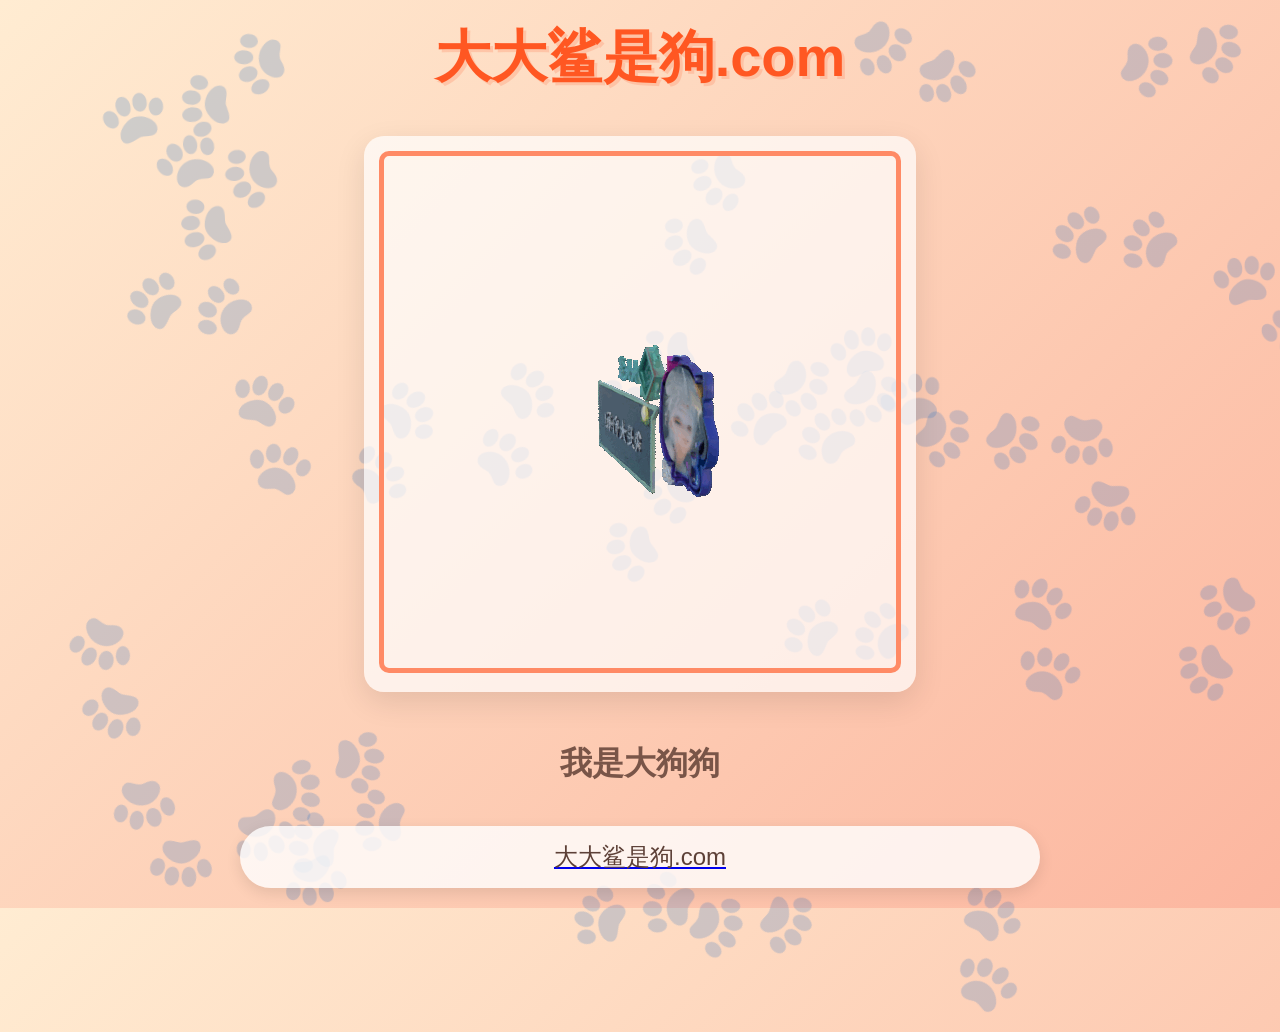
<file: dadasha.html>
<!DOCTYPE html>
<html lang="zh-CN">
<head>
    <meta charset="UTF-8">
    <meta name="viewport" content="width=device-width, initial-scale=1.0">
    <title>大大鲨是狗.com</title>
    <style>
        * {
            margin: 0;
            padding: 0;
            box-sizing: border-box;
        }
        
        body {
            font-family: 'Arial Rounded MT Bold', 'Arial', sans-serif;
            background: linear-gradient(135deg, #ffecd2 0%, #fcb69f 100%);
            min-height: 100vh;
            display: flex;
            flex-direction: column;
            justify-content: center;
            align-items: center;
            padding: 20px;
            overflow-x: hidden;
        }
        
        .container {
            text-align: center;
            max-width: 800px;
            width: 100%;
        }
        
        .gif-container {
            margin: 30px 0;
            padding: 15px;
            background-color: rgba(255, 255, 255, 0.7);
            border-radius: 20px;
            box-shadow: 0 10px 30px rgba(0, 0, 0, 0.1);
            display: inline-block;
        }
        
        .gif-container img {
            max-width: 100%;
            height: auto;
            border-radius: 10px;
            border: 5px solid #ff8a65;
        }
        
        .title {
            font-size: 3.5rem;
            color: #ff5722;
            margin-bottom: 10px;
            text-shadow: 3px 3px 0px rgba(255, 138, 101, 0.3);
        }
        
        .subtitle {
            font-size: 2rem;
            color: #795548;
            margin-top: 20px;
            font-weight: bold;
        }
        
        .footer {
            margin-top: 40px;
            font-size: 1.5rem;
            color: #5d4037;
            background-color: rgba(255, 255, 255, 0.8);
            padding: 15px 30px;
            border-radius: 50px;
            box-shadow: 0 5px 15px rgba(0, 0, 0, 0.1);
        }
        
        /* 小狗爪印装饰 */
        .paw {
            position: absolute;
            font-size: 100px;
            opacity: 0.2;
            color: #ff5722;
            z-index: -1;
        }
        
        /* 响应式设计 */
        @media (max-width: 768px) {
            .title {
                font-size: 2.5rem;
            }
            
            .subtitle {
                font-size: 1.5rem;
            }
            
            .footer {
                font-size: 1.2rem;
            }
        }
    </style>
</head>
<body>
    <!-- 动态生成小狗爪印背景 -->
    <script>
        document.addEventListener('DOMContentLoaded', function() {
            const body = document.body;
            const paws = '🐾';
            const pawCount = 30;
            
            for (let i = 0; i < pawCount; i++) {
                const paw = document.createElement('div');
                paw.className = 'paw';
                paw.textContent = paws;
                paw.style.left = Math.random() * 100 + 'vw';
                paw.style.top = Math.random() * 100 + 'vh';
                paw.style.transform = `rotate(${Math.random() * 360}deg)`;
                body.appendChild(paw);
            }
        });
    </script>
    
    <div class="container">
        <h1 class="title">大大鲨是狗.com</h1>
        
        <div class="gif-container">
            <!-- 这里放置GIF图片 -->
            <img src="./img/92e3c5671d54b0f5bd9c31f6ab1f8bb1.gif" alt="大大鲨动态图">
        </div>
        
        <p class="subtitle">我是大狗狗</p>
        
       <a href="https://vr.justeasy.cn/view/175a7583509l7r80-1757583570.html"  target="_blank"> <div class="footer">
            大大鲨是狗.com
        </div></a>
    </div>
</body>
</html>
</file>
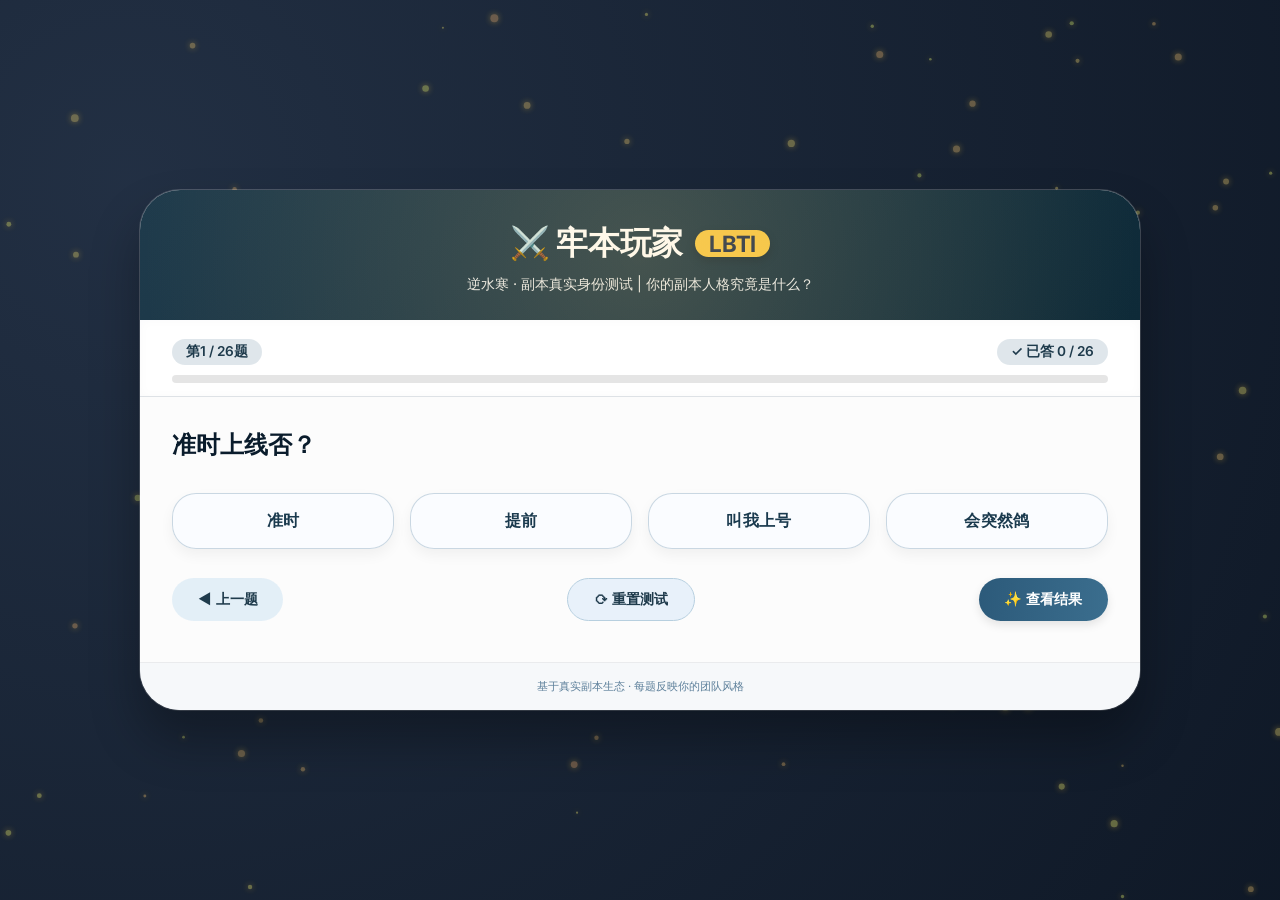
<file: LBTI.html>
<!DOCTYPE html>
<html lang="zh-CN">
<head>
    <meta charset="UTF-8">
    <meta name="viewport" content="width=device-width, initial-scale=1.0, user-scalable=yes">
    <title>逆水寒 · 副本玩家身份鉴定</title>
    <link href="https://fonts.googleapis.com/css2?family=Inter:opsz,wght@14..32,300;14..32,400;14..32,500;14..32,600;14..32,700&display=swap" rel="stylesheet">
    <style>
        * {
            margin: 0;
            padding: 0;
            box-sizing: border-box;
        }

        body {
            font-family: 'Inter', sans-serif;
            min-height: 100vh;
            background: radial-gradient(circle at 10% 20%, rgba(10, 25, 47, 0.9), rgba(2, 12, 27, 0.95));
            display: flex;
            align-items: center;
            justify-content: center;
            padding: 2rem 1.2rem;
            position: relative;
            overflow-x: hidden;
        }

        #particleCanvas {
            position: fixed;
            top: 0;
            left: 0;
            width: 100%;
            height: 100%;
            z-index: 0;
            pointer-events: none;
            opacity: 0.4;
        }

        .test-container {
            position: relative;
            z-index: 10;
            max-width: 1000px;
            width: 100%;
            background: rgba(255, 255, 255, 0.92);
            backdrop-filter: blur(12px);
            border-radius: 2.5rem;
            box-shadow: 0 30px 50px rgba(0, 0, 0, 0.3), 0 0 0 1px rgba(255, 255, 255, 0.2);
            overflow: hidden;
            transition: transform 0.3s ease, box-shadow 0.3s ease;
            animation: floatIn 0.7s cubic-bezier(0.2, 0.9, 0.4, 1.1);
        }

        .test-container:hover {
            box-shadow: 0 40px 60px rgba(0, 0, 0, 0.4), 0 0 0 1px rgba(255, 245, 200, 0.3);
        }

        @keyframes floatIn {
            0% {
                opacity: 0;
                transform: translateY(40px) scale(0.96);
            }
            100% {
                opacity: 1;
                transform: translateY(0) scale(1);
            }
        }

        .hero {
            background: linear-gradient(135deg, #1f3b4c, #0e2a38);
            padding: 2rem 2rem 1.6rem;
            text-align: center;
            color: white;
            position: relative;
            overflow: hidden;
        }

        .hero::after {
            content: '';
            position: absolute;
            top: -50%;
            left: -20%;
            width: 140%;
            height: 200%;
            background: radial-gradient(circle, rgba(255,215,130,0.2) 0%, rgba(255,255,255,0) 70%);
            animation: shimmer 12s infinite linear;
            pointer-events: none;
        }

        @keyframes shimmer {
            0% { transform: translateX(-30%) translateY(-30%) rotate(5deg); opacity: 0.3; }
            50% { transform: translateX(10%) translateY(10%) rotate(0deg); opacity: 0.7; }
            100% { transform: translateX(-30%) translateY(-30%) rotate(5deg); opacity: 0.3; }
        }

        .hero h1 {
            font-size: 2rem;
            font-weight: 700;
            letter-spacing: -0.3px;
            display: flex;
            align-items: center;
            justify-content: center;
            gap: 12px;
            flex-wrap: wrap;
        }

        .hero h1 span {
            background: #f5c542;
            padding: 0 14px;
            border-radius: 60px;
            color: #1f2e46;
            font-size: 1.4rem;
            box-shadow: 0 4px 10px rgba(0,0,0,0.2);
        }

        .hero p {
            font-size: 0.9rem;
            opacity: 0.9;
            margin-top: 0.6rem;
        }

        .progress-area {
            padding: 1.2rem 2rem 0.8rem;
            background: rgba(255,255,255,0.7);
            backdrop-filter: blur(4px);
            border-bottom: 1px solid rgba(100,120,140,0.2);
        }

        .stats {
            display: flex;
            justify-content: space-between;
            font-size: 0.85rem;
            font-weight: 600;
            color: #1f3b4c;
            margin-bottom: 10px;
        }

        .question-counter, .answered-badge {
            background: rgba(44,90,122,0.15);
            padding: 4px 14px;
            border-radius: 40px;
            backdrop-filter: blur(2px);
        }

        .progress-bar-bg {
            background: rgba(0,0,0,0.1);
            border-radius: 40px;
            height: 8px;
            overflow: hidden;
        }

        .progress-fill {
            background: linear-gradient(90deg, #3f8db3, #f5c542);
            width: 0%;
            height: 100%;
            border-radius: 40px;
            transition: width 0.4s cubic-bezier(0.2, 0.9, 0.4, 1.1);
            box-shadow: 0 0 6px #f5c542;
        }

        .question-card {
            padding: 2rem 2rem 1.8rem;
            background: rgba(255, 255, 255, 0.85);
            transition: all 0.3s;
        }

        .question-text {
            font-size: 1.5rem;
            font-weight: 600;
            line-height: 1.35;
            color: #0a1c2c;
            margin-bottom: 2rem;
            animation: textGlide 0.4s ease-out;
        }

        @keyframes textGlide {
            from {
                opacity: 0;
                transform: translateX(18px);
            }
            to {
                opacity: 1;
                transform: translateX(0);
            }
        }

        .options-grid {
            display: grid;
            grid-template-columns: repeat(auto-fit, minmax(200px, 1fr));
            gap: 1rem;
            margin: 1.5rem 0 1.8rem;
        }

        .option-card {
            background: rgba(250, 252, 255, 0.9);
            backdrop-filter: blur(2px);
            border: 1px solid rgba(90, 130, 160, 0.3);
            border-radius: 1.5rem;
            padding: 1rem 0.5rem;
            text-align: center;
            cursor: pointer;
            transition: all 0.25s ease;
            font-weight: 500;
            color: #1a3a4e;
            position: relative;
            overflow: hidden;
            box-shadow: 0 6px 14px rgba(0,0,0,0.05);
        }

        .option-card::after {
            content: '';
            position: absolute;
            top: 50%;
            left: 50%;
            width: 0;
            height: 0;
            border-radius: 50%;
            background: rgba(245, 197, 66, 0.4);
            transform: translate(-50%, -50%);
            transition: width 0.4s, height 0.4s;
            pointer-events: none;
        }

        .option-card:active::after {
            width: 300px;
            height: 300px;
            opacity: 0;
            transition: 0s;
        }

        .option-card:hover {
            transform: translateY(-6px) scale(1.02);
            border-color: #f5c542;
            background: white;
            box-shadow: 0 18px 28px -12px rgba(0,0,0,0.2);
        }

        .option-card.active {
            background: linear-gradient(135deg, #2c5a7a, #1f4662);
            border-color: #f5c542;
            color: white;
            box-shadow: 0 12px 24px -8px rgba(44,90,122,0.5);
            transform: scale(0.98);
        }

        .option-label {
            font-size: 1rem;
            font-weight: 600;
            letter-spacing: 0.3px;
        }

        .nav-buttons {
            display: flex;
            justify-content: space-between;
            gap: 1rem;
            margin-top: 0.8rem;
            flex-wrap: wrap;
        }

        .nav-btn, .action-btn {
            background: rgba(220, 235, 245, 0.8);
            border: none;
            padding: 0.7rem 1.6rem;
            border-radius: 3rem;
            font-weight: 600;
            font-size: 0.9rem;
            cursor: pointer;
            transition: all 0.2s;
            color: #1f3b4c;
            backdrop-filter: blur(4px);
            font-family: inherit;
            display: inline-flex;
            align-items: center;
            gap: 8px;
        }

        .nav-btn.primary, .action-btn.primary {
            background: linear-gradient(95deg, #2c5a7a, #3b6e8e);
            color: white;
            box-shadow: 0 4px 10px rgba(0,0,0,0.1);
        }

        .nav-btn.primary:hover, .action-btn.primary:hover {
            background: #1f4662;
            transform: translateY(-2px);
            box-shadow: 0 10px 20px -6px rgba(0,0,0,0.3);
        }

        .nav-btn:hover:not(.primary), .reset-btn:hover {
            background: rgba(200, 215, 230, 0.9);
            transform: translateY(-2px);
        }

        .reset-btn {
            background: rgba(230, 240, 250, 0.9);
            border: 1px solid #b7cfdf;
        }

        .warning-tip {
            color: #d97a3c;
            font-size: 0.75rem;
            margin-top: 12px;
            text-align: center;
            font-weight: 500;
        }

        .result-area {
            background: rgba(255, 255, 245, 0.96);
            padding: 1.8rem 2rem 2rem;
            animation: resultPop 0.6s cubic-bezier(0.34, 1.2, 0.64, 1);
        }

        @keyframes resultPop {
            0% {
                opacity: 0;
                transform: scale(0.92) translateY(20px);
            }
            100% {
                opacity: 1;
                transform: scale(1) translateY(0);
            }
        }

        .result-card {
            background: linear-gradient(125deg, #fff9ef, #ffffff);
            border-radius: 2rem;
            padding: 2rem;
            text-align: center;
            box-shadow: 0 25px 35px -12px rgba(0,0,0,0.2), inset 0 1px 0 rgba(255,255,200,0.8);
            border: 1px solid rgba(245,197,66,0.3);
        }

        .type-badge {
            font-size: 1.8rem;
            font-weight: 800;
            letter-spacing: 2px;
            background: linear-gradient(145deg, #1f3b4c, #0f2a38);
            display: inline-block;
            padding: 0.4rem 1.8rem;
            border-radius: 80px;
            color: #f5c542;
            margin-bottom: 1rem;
            box-shadow: 0 8px 0 #0a1e28;
            animation: badgeGlow 1.2s infinite alternate;
        }

        @keyframes badgeGlow {
            0% { text-shadow: 0 0 0px #f5c542; box-shadow: 0 8px 0 #0a1e28; }
            100% { text-shadow: 0 0 8px #ffdf8c; box-shadow: 0 8px 0 #0a1e28, 0 0 12px rgba(245,197,66,0.5); }
        }

        .type-name {
            font-size: 1.8rem;
            font-weight: 800;
            margin: 0.8rem 0 0.5rem;
            background: linear-gradient(135deg, #2c5a7a, #a5792b);
            background-clip: text;
            -webkit-background-clip: text;
            color: transparent;
        }

        .type-desc {
            font-size: 1rem;
            line-height: 1.5;
            color: #2c4e6b;
            padding: 0 0.5rem;
        }

        .retake-btn {
            background: #e1eaf1;
            border: none;
            margin-top: 1.8rem;
            padding: 0.8rem 2rem;
            border-radius: 3rem;
            font-weight: 700;
            cursor: pointer;
            transition: all 0.2s;
            font-size: 0.9rem;
        }

        .retake-btn:hover {
            background: #cbdde9;
            transform: scale(1.02);
            box-shadow: 0 6px 14px rgba(0,0,0,0.1);
        }

        .hidden {
            display: none;
        }

        footer {
            text-align: center;
            font-size: 0.7rem;
            padding: 1rem;
            color: #5c7f9a;
            background: rgba(248,250,252,0.9);
            border-top: 1px solid rgba(0,0,0,0.05);
        }

        @media (max-width: 650px) {
            body { padding: 1rem; }
            .question-text { font-size: 1.2rem; }
            .options-grid { grid-template-columns: 1fr; gap: 0.7rem; }
            .nav-buttons { flex-direction: column; align-items: stretch; }
            .type-badge { font-size: 1.2rem; }
        }
    </style>
</head>
<body>
<canvas id="particleCanvas"></canvas>
<div class="test-container" id="app">
    <div class="hero">
        <h1>⚔️ 牢本玩家 <span>LBTI</span></h1>
        <p>逆水寒 · 副本真实身份测试 | 你的副本人格究竟是什么？</p>
    </div>

    <div class="progress-area">
        <div class="stats">
            <span class="question-counter" id="questionCounter">第1 / 28题</span>
            <span class="answered-badge" id="answeredCount">✓ 已答 0 / 28</span>
        </div>
        <div class="progress-bar-bg">
            <div class="progress-fill" id="progressFill"></div>
        </div>
    </div>

    <div class="question-card" id="questionCard">
        <div class="question-text" id="questionText">加载中...</div>
        <div class="options-grid" id="optionsGrid"></div>
        <div class="nav-buttons">
            <button class="nav-btn" id="prevBtn">◀ 上一题</button>
            <button class="action-btn reset-btn" id="resetBtn">⟳ 重置测试</button>
            <button class="action-btn primary" id="forceResultBtn">✨ 查看结果</button>
        </div>
        <div class="warning-tip" id="warningMsg"></div>
    </div>

    <div class="result-area hidden" id="resultArea">
        <div class="result-card">
            <div class="type-badge" id="mbtiType">🏷️</div>
            <div class="type-name" id="typeTitle">副本旅人</div>
            <div class="type-desc" id="typeDescription">完成全部题目，解锁你的专属副本身份卡。</div>
            <button class="retake-btn" id="retakeBtn">🔄 重新测试</button>
        </div>
    </div>
    <footer>基于真实副本生态 · 每题反映你的团队风格</footer>
</div>

<script>
    // ======================= 逆水寒副本玩家专属题库（28题，四选项，对应四种特质）=======================
    // 四种特质：指挥(Lead)、输出(Dmg)、团队(Team)、佛系(Chill)
    // 每个选项对应给某种特质加分，最后根据最高特质及次高特质组合出16种身份
    const questionsData = [
        { text: "准时上线否？", options: [
            { label: "准时", points: { lead: 2, dmg: 0, team: 1, chill: 0 } },
            { label: "提前", points: { lead: 1, dmg: 1, team: 0, chill: 0 } },
            { label: "叫我上号", points: { lead: 0, dmg: 0, team: 0, chill: 2 } },
            { label: "会突然鸽", points: { lead: 0, dmg: 0, team: 0, chill: 2 } }
        ] },
        { text: "你的身份", options: [
            { label: "D", points: { lead: 0, dmg: 2, team: 0, chill: 0 } },
            { label: "N", points: { lead: 0, dmg: 0, team: 2, chill: 0 } },
            { label: "T", points: { lead: 2, dmg: 0, team: 1, chill: 0 } },
            { label: "补位", points: { lead: 0, dmg: 0, team: 0, chill: 2 } }
        ] },
        { text: "打本什么重要", options: [
            { label: "大伙打的乐乐的", points: { lead: 0, dmg: 0, team: 2, chill: 0 } },
            { label: "秒伤打的高高的", points: { lead: 0, dmg: 2, team: 0, chill: 0 } },
            { label: "衣服穿得美美的", points: { lead: 0, dmg: 0, team: 0, chill: 2 } },
            { label: "东西掉的多多的", points: { lead: 0, dmg: 1, team: 0, chill: 1 } }
        ] },
        { text: "牢本了你会", options: [
            { label: "开麦指挥", points: { lead: 2, dmg: 0, team: 1, chill: 0 } },
            { label: "管好自己", points: { lead: 0, dmg: 0, team: 0, chill: 1 } },
            { label: "压力问题成员", points: { lead: 0, dmg: 1, team: 0, chill: 0 } },
            { label: "释放压力，桌子hp-1", points: { lead: 0, dmg: 0, team: 0, chill: 2 } }
        ] },
        { text: "打本习惯", options: [
            { label: "越打越困", points: { lead: 0, dmg: 0, team: 0, chill: 2 } },
            { label: "一声不吭", points: { lead: 0, dmg: 0, team: 0, chill: 1 } },
            { label: "边打边聊", points: { lead: 0, dmg: 0, team: 2, chill: 0 } },
            { label: "吱哇乱叫", points: { lead: 0, dmg: 0, team: 1, chill: 1 } }
        ] },
        { text: "（D身份）此时此刻你会（aoe点名堆叠）", options: [
            { label: "一动不动", points: { lead: 0, dmg: 1, team: 0, chill: 2 } },
            { label: "跑的越远越好", points: { lead: 0, dmg: 0, team: 0, chill: 0 } },
            { label: "扭动一下碰到也算了", points: { lead: 0, dmg: 0, team: 0, chill: 1 } },
            { label: "找个熟人贴贴聆听尖叫", points: { lead: 0, dmg: 0, team: 2, chill: 0 } }
        ] },
        { text: "（N身份）此时此刻你会拉谁（队伍死几个包含天问）", options: [
            { label: "输出很高的神相", points: { lead: 0, dmg: 1, team: 0, chill: 0 } },
            { label: "可以拉人的天问", points: { lead: 0, dmg: 0, team: 2, chill: 0 } },
            { label: "躺了半天的玄机", points: { lead: 0, dmg: 0, team: 0, chill: 1 } },
            { label: "别拉了重开吧", points: { lead: 0, dmg: 0, team: 0, chill: 2 } }
        ] },
        { text: "（T身份）如果你暴死一般觉得是怎么造成的", options: [
            { label: "队友的问题，没奶上我", points: { lead: 0, dmg: 0, team: 0, chill: 1 } },
            { label: "我的问题，没减伤或躲奶", points: { lead: 1, dmg: 0, team: 0, chill: 0 } },
            { label: "boss的问题，伤害太高", points: { lead: 0, dmg: 0, team: 0, chill: 2 } },
            { label: "指挥的问题，没提醒我", points: { lead: 0, dmg: 0, team: 0, chill: 0 } }
        ] },
        { text: "如何对待副本机制", options: [
            { label: "提前预习", points: { lead: 2, dmg: 0, team: 1, chill: 0 } },
            { label: "指挥教我", points: { lead: 0, dmg: 0, team: 1, chill: 1 } },
            { label: "随机应变", points: { lead: 0, dmg: 1, team: 0, chill: 0 } },
            { label: "浑水摸鱼", points: { lead: 0, dmg: 0, team: 0, chill: 2 } }
        ] },
        { text: "请选择以下特技中的首领特技", options: [
            { label: "金刚不坏", points: { lead: 1, dmg: 0, team: 1, chill: 0 } },
            { label: "怒剑狂花", points: { lead: 0, dmg: 2, team: 0, chill: 0 } },
            { label: "清风垂露", points: { lead: 0, dmg: 0, team: 2, chill: 0 } },
            { label: "云淡风轻", points: { lead: 0, dmg: 0, team: 0, chill: 2 } }
        ] },
        { text: "现在应该去哪里（竺心三色，你红圈第五人已跳起）", options: [
            { label: "一动不动", points: { lead: 0, dmg: 0, team: 0, chill: 2 } },
            { label: "离开红圈献祭自己", points: { lead: 1, dmg: 0, team: 1, chill: 0 } },
            { label: "蓝圈", points: { lead: 0, dmg: 1, team: 0, chill: 0 } },
            { label: "绿圈", points: { lead: 0, dmg: 0, team: 2, chill: 0 } }
        ] },
        { text: "你会调号吗？", options: [
            { label: "俺寻思有啥穿啥", points: { lead: 0, dmg: 0, team: 0, chill: 2 } },
            { label: "一键调", points: { lead: 0, dmg: 1, team: 0, chill: 1 } },
            { label: "找个攻略抄抄", points: { lead: 0, dmg: 1, team: 1, chill: 0 } },
            { label: "大佬给我调", points: { lead: 0, dmg: 0, team: 1, chill: 1 } }
        ] },
        { text: "学习速度？", options: [
            { label: "提前预习，直接上手", points: { lead: 2, dmg: 0, team: 1, chill: 0 } },
            { label: "不用预习，一教就会", points: { lead: 0, dmg: 1, team: 0, chill: 0 } },
            { label: "灭两次也就会了", points: { lead: 0, dmg: 0, team: 1, chill: 1 } },
            { label: "谁也不知道我会在哪里掉链子", points: { lead: 0, dmg: 0, team: 0, chill: 2 } }
        ] },
        { text: "如果你因为犯错太多被指挥讲了", options: [
            { label: "发动社交对不起嘤嘤嘤", points: { lead: 0, dmg: 0, team: 2, chill: 0 } },
            { label: "我就是这样我也没办法", points: { lead: 0, dmg: 0, team: 0, chill: 2 } },
            { label: "为什么只说我别人也犯错", points: { lead: 0, dmg: 0, team: 0, chill: 1 } },
            { label: "平常心下次争取不犯错", points: { lead: 1, dmg: 0, team: 1, chill: 0 } }
        ] },
        { text: "你更喜欢哪种团", options: [
            { label: "气氛和谐多人开麦唠嗑", points: { lead: 0, dmg: 0, team: 2, chill: 0 } },
            { label: "一股直播间味儿主播团长", points: { lead: 1, dmg: 0, team: 0, chill: 0 } },
            { label: "接地气的普通人类团长", points: { lead: 1, dmg: 0, team: 1, chill: 0 } },
            { label: "能过本就是好团", points: { lead: 0, dmg: 1, team: 0, chill: 1 } }
        ] },
        { text: "你觉得你是团里的什么角色", options: [
            { label: "划水的鱼", points: { lead: 0, dmg: 0, team: 0, chill: 2 } },
            { label: "服从的狼", points: { lead: 0, dmg: 0, team: 1, chill: 0 } },
            { label: "猛攻的狮", points: { lead: 1, dmg: 2, team: 0, chill: 0 } },
            { label: "锐利的鹰", points: { lead: 2, dmg: 1, team: 0, chill: 0 } }
        ] },
        { text: "你觉得是什么让你和大伙儿们一起走到今天", options: [
            { label: "爱！", points: { lead: 0, dmg: 0, team: 2, chill: 0 } },
            { label: "实力！", points: { lead: 0, dmg: 2, team: 0, chill: 0 } },
            { label: "默契！", points: { lead: 1, dmg: 0, team: 2, chill: 0 } },
            { label: "习惯！", points: { lead: 0, dmg: 0, team: 0, chill: 2 } }
        ] },
        { text: "副本是你逆水寒生活的什么部分", options: [
            { label: "主要玩法，我爱打本", points: { lead: 1, dmg: 1, team: 0, chill: 0 } },
            { label: "休闲玩法，打不打无所谓", points: { lead: 0, dmg: 0, team: 0, chill: 2 } },
            { label: "玩法之一，pvpx我都玩", points: { lead: 0, dmg: 1, team: 0, chill: 1 } },
            { label: "社交手段，可以交朋友", points: { lead: 0, dmg: 0, team: 2, chill: 0 } }
        ] },
        { text: "你见过凌晨两点大宋的月亮吗", options: [
            { label: "我见过更晚的", points: { lead: 0, dmg: 0, team: 0, chill: 1 } },
            { label: "你怎么知道我见过", points: { lead: 0, dmg: 0, team: 0, chill: 1 } },
            { label: "我睡得很香", points: { lead: 0, dmg: 0, team: 0, chill: 2 } },
            { label: "不一定是大宋的月亮", points: { lead: 0, dmg: 0, team: 0, chill: 2 } }
        ] },
        { text: "你的朋友犯错了你会", options: [
            { label: "无情指出", points: { lead: 1, dmg: 0, team: 0, chill: 0 } },
            { label: "适当包容", points: { lead: 0, dmg: 0, team: 2, chill: 0 } },
            { label: "委婉提醒", points: { lead: 0, dmg: 0, team: 1, chill: 0 } },
            { label: "当做没看见", points: { lead: 0, dmg: 0, team: 0, chill: 2 } }
        ] },
        { text: "如何看待秒伤", options: [
            { label: "越高越好", points: { lead: 0, dmg: 2, team: 0, chill: 0 } },
            { label: "合格就行", points: { lead: 0, dmg: 0, team: 1, chill: 1 } },
            { label: "俺尽力了", points: { lead: 0, dmg: 0, team: 0, chill: 2 } },
            { label: "等待扶持", points: { lead: 0, dmg: 0, team: 1, chill: 1 } }
        ] },
        { text: "你觉得哪种副本更有趣", options: [
            { label: "全体处理机制失误连坐", points: { lead: 0, dmg: 0, team: 2, chill: 0 } },
            { label: "点名处理机制失误连坐", points: { lead: 0, dmg: 0, team: 1, chill: 0 } },
            { label: "固定处理机制失误连坐", points: { lead: 0, dmg: 0, team: 0, chill: 1 } },
            { label: "全体处理机制谁错谁死", points: { lead: 1, dmg: 0, team: 0, chill: 0 } }
        ] },
        { text: "你觉得哪种机制更有趣", options: [
            { label: "定期以指定形式处理", points: { lead: 1, dmg: 0, team: 0, chill: 0 } },
            { label: "定期以随机形式处理", points: { lead: 0, dmg: 1, team: 0, chill: 0 } },
            { label: "各凭本事运动会", points: { lead: 0, dmg: 1, team: 0, chill: 1 } },
            { label: "别人处理我站桩", points: { lead: 0, dmg: 0, team: 0, chill: 2 } }
        ] },
        { text: "以下boss哪个未出现在燃心12人过", options: [
            { label: "南问雪", points: { lead: 0, dmg: 0, team: 0, chill: 1 } },
            { label: "柳星闻", points: { lead: 0, dmg: 0, team: 0, chill: 1 } },
            { label: "日月双兽", points: { lead: 0, dmg: 0, team: 0, chill: 1 } },
            { label: "雷音尊使", points: { lead: 0, dmg: 0, team: 0, chill: 2 } }
        ] },
        { text: "“风急浪大，快躲远些！”", options: [
            { label: "这是什么台词我没听过", points: { lead: 0, dmg: 0, team: 0, chill: 2 } },
            { label: "跟我没关系继续输出", points: { lead: 0, dmg: 2, team: 0, chill: 0 } },
            { label: "我头上有眼珠子吗？", points: { lead: 0, dmg: 0, team: 0, chill: 1 } },
            { label: "啊啊啊啊快分开！", points: { lead: 0, dmg: 0, team: 1, chill: 0 } }
        ] },
        { text: "你的秒伤排名往往处于团队的？", options: [
            { label: "前三", points: { lead: 0, dmg: 2, team: 0, chill: 0 } },
            { label: "第一页能看到", points: { lead: 0, dmg: 1, team: 0, chill: 0 } },
            { label: "需要往下翻翻", points: { lead: 0, dmg: 0, team: 0, chill: 1 } },
            { label: "我不开秒伤，徒增压力", points: { lead: 0, dmg: 0, team: 0, chill: 2 } }
        ] }
    ];

    const TOTAL_QS = questionsData.length;
    let scores = new Array(TOTAL_QS).fill(null);      // 存储每道题选择的选项索引(0-3)
    let currentIndex = 0;

    // DOM 元素
    const questionTextEl = document.getElementById("questionText");
    const optionsGrid = document.getElementById("optionsGrid");
    const prevBtn = document.getElementById("prevBtn");
    const resetBtn = document.getElementById("resetBtn");
    const forceResultBtn = document.getElementById("forceResultBtn");
    const retakeBtn = document.getElementById("retakeBtn");
    const resultArea = document.getElementById("resultArea");
    const warningMsg = document.getElementById("warningMsg");
    const questionCounterSpan = document.getElementById("questionCounter");
    const answeredCountSpan = document.getElementById("answeredCount");
    const progressFill = document.getElementById("progressFill");
    const typeBadgeSpan = document.getElementById("mbtiType");
    const typeTitleSpan = document.getElementById("typeTitle");
    const typeDescSpan = document.getElementById("typeDescription");

    // 粒子特效背景（沿用）
    function initParticles() {
        const canvas = document.getElementById('particleCanvas');
        const ctx = canvas.getContext('2d');
        let width = window.innerWidth, height = window.innerHeight;
        let particles = [];
        const PARTICLE_COUNT = 90;

        function resizeCanvas() {
            width = window.innerWidth;
            height = window.innerHeight;
            canvas.width = width;
            canvas.height = height;
        }
        window.addEventListener('resize', resizeCanvas);
        resizeCanvas();

        for (let i = 0; i < PARTICLE_COUNT; i++) {
            particles.push({
                x: Math.random() * width,
                y: Math.random() * height,
                radius: Math.random() * 3 + 1,
                alpha: Math.random() * 0.5 + 0.2,
                speedX: (Math.random() - 0.5) * 0.3,
                speedY: (Math.random() - 0.5) * 0.2,
                color: `hsl(${Math.random() * 40 + 30}, 70%, 65%)`
            });
        }
        function draw() {
            if (!ctx) return;
            ctx.clearRect(0, 0, width, height);
            for (let p of particles) {
                ctx.beginPath();
                ctx.arc(p.x, p.y, p.radius, 0, Math.PI * 2);
                ctx.fillStyle = p.color;
                ctx.shadowBlur = 6;
                ctx.shadowColor = "#f5c542";
                ctx.fill();
                p.x += p.speedX;
                p.y += p.speedY;
                if (p.x < -10) p.x = width + 10;
                if (p.x > width + 10) p.x = -10;
                if (p.y < -10) p.y = height + 10;
                if (p.y > height + 10) p.y = -10;
            }
            requestAnimationFrame(draw);
        }
        draw();
    }
    initParticles();

    function updateStats() {
        const answeredTotal = scores.filter(s => s !== null).length;
        answeredCountSpan.innerText = `✓ 已答 ${answeredTotal} / ${TOTAL_QS}`;
        const percent = (answeredTotal / TOTAL_QS) * 100;
        progressFill.style.width = `${percent}%`;
        questionCounterSpan.innerText = `第${currentIndex+1} / ${TOTAL_QS}题`;
        warningMsg.innerText = "";
    }

    function highlightCurrentOption() {
        const selectedIdx = scores[currentIndex];
        const btns = document.querySelectorAll(".option-card");
        btns.forEach((btn, idx) => {
            if (idx === selectedIdx) btn.classList.add("active");
            else btn.classList.remove("active");
        });
    }

    function autoNavigate() {
        if (scores[currentIndex] !== null) {
            if (currentIndex < TOTAL_QS - 1) {
                const card = document.querySelector(".question-card");
                card.style.animation = "none";
                card.offsetHeight;
                card.style.animation = "floatIn 0.3s ease";
                currentIndex++;
                renderCurrentQuestion();
            } else {
                if (scores.every(s => s !== null)) showResult();
                else showResult();
            }
        } else {
            warningMsg.innerText = "✨ 请选择一个选项，自动进入下一题 ✨";
            setTimeout(() => { if(warningMsg.innerText.includes("自动进入")) warningMsg.innerText = ""; }, 1500);
        }
    }

    function onOptionClick(optionIndex) {
        scores[currentIndex] = optionIndex;
        updateStats();
        renderCurrentQuestion(); // 刷新高亮
        autoNavigate();
    }

    function renderCurrentQuestion() {
        const q = questionsData[currentIndex];
        if (!q) return;
        questionTextEl.style.animation = "none";
        questionTextEl.offsetHeight;
        questionTextEl.style.animation = "textGlide 0.35s ease-out";
        questionTextEl.innerText = q.text;

        let optionsHtml = "";
        q.options.forEach((opt, idx) => {
            optionsHtml += `<div class="option-card" data-idx="${idx}"><div class="option-label">${opt.label}</div></div>`;
        });
        optionsGrid.innerHTML = optionsHtml;
        const optionDivs = document.querySelectorAll(".option-card");
        optionDivs.forEach(div => {
            div.addEventListener("click", (e) => {
                e.stopPropagation();
                const idx = parseInt(div.getAttribute("data-idx"));
                onOptionClick(idx);
            });
        });
        highlightCurrentOption();
        updateStats();
    }

    // 计算四种特质总分，并映射结果
    function computePlayerType() {
        let totals = { lead: 0, dmg: 0, team: 0, chill: 0 };
        for (let i = 0; i < TOTAL_QS; i++) {
            const selected = scores[i];
            if (selected === null) continue;
            const points = questionsData[i].options[selected].points;
            totals.lead += points.lead || 0;
            totals.dmg += points.dmg || 0;
            totals.team += points.team || 0;
            totals.chill += points.chill || 0;
        }
        // 找出最高和次高特质
        const traits = [
            { name: "lead", label: "指挥", score: totals.lead },
            { name: "dmg", label: "输出", score: totals.dmg },
            { name: "team", label: "团队", score: totals.team },
            { name: "chill", label: "佛系", score: totals.chill }
        ];
        traits.sort((a,b) => b.score - a.score);
        const primary = traits[0];
        const secondary = traits[1];
        // 组合映射出16种结果
        const typeMap = {
            "lead_lead": { name: "铁血指挥使", desc: "天生的团长，思路清晰，控场一流，队友跟着你就有安全感。", badge: "🎙️" },
            "lead_dmg": { name: "战术后仰型", desc: "既懂指挥又能打出爆炸输出，团队大腿，偶尔压力队友但能过本。", badge: "⚔️" },
            "lead_team": { name: "灵魂导师", desc: "温柔指挥，照顾每一个队友情绪，凝聚力极强，开荒必备。", badge: "🛡️" },
            "lead_chill": { name: "佛系领路人", desc: "指挥但不强求，佛系过本，能带就带，心态极好。", badge: "🍃" },
            "dmg_lead": { name: "狂暴输出者", desc: "秒伤永远第一，偶尔客串指挥，输出就是最好的防守。", badge: "🔥" },
            "dmg_dmg": { name: "修罗战神", desc: "眼里只有输出循环，走位风骚，DPS统计的王者。", badge: "💥" },
            "dmg_team": { name: "团队大炮台", desc: "输出稳定且愿意配合团队，人狠话不多。", badge: "🎯" },
            "dmg_chill": { name: "快乐散人", desc: "能打但不上头，打完就溜，副本是副业。", badge: "😎" },
            "team_lead": { name: "和事佬指挥", desc: "擅长调解矛盾，团队粘合剂，大家爱跟你的团。", badge: "🤝" },
            "team_dmg": { name: "六边形战士", desc: "又能辅助又能输出，哪里需要去哪里，万金油选手。", badge: "🌟" },
            "team_team": { name: "暖心辅助长", desc: "永远在给队友套盾、喊技能，团队的最强后盾。", badge: "💚" },
            "team_chill": { name: "佛系辅助", desc: "随缘奶随缘增益，但关键时候从不掉链子。", badge: "🌸" },
            "chill_lead": { name: "摸鱼指挥官", desc: "偶尔开麦指点江山，大部分时间安静划水，但指挥有效。", badge: "🐟" },
            "chill_dmg": { name: "随缘输出", desc: "秒伤时高时低，看心情打本，队友习惯了就好。", badge: "🍵" },
            "chill_team": { name: "挂件小可爱", desc: "负责活跃气氛，副本吉祥物，有你在团队更欢乐。", badge: "🎈" },
            "chill_chill": { name: "究极佛系", desc: "副本随缘，生死看淡，上线就是养老，牢本不存在。", badge: "☁️" }
        };
        let key = `${primary.name}_${secondary.name}`;
        let result = typeMap[key];
        if (!result) result = { name: "开荒混沌体", desc: "你的风格难以定义，可能是万中无一的副本奇才。", badge: "🌀" };
        return result;
    }

    function showResult() {
        const allAnswered = scores.every(s => s !== null);
        if (!allAnswered) {
            warningMsg.innerText = "⚠️ 请完成全部28道题，才能解锁你的副本身份！";
            return false;
        }
        const typeInfo = computePlayerType();
        typeBadgeSpan.innerText = typeInfo.badge;
        typeTitleSpan.innerText = typeInfo.name;
        typeDescSpan.innerText = typeInfo.desc;
        document.querySelector(".question-card").classList.add("hidden");
        resultArea.classList.remove("hidden");
        warningMsg.innerText = "";
        return true;
    }

    function resetTest() {
        scores = new Array(TOTAL_QS).fill(null);
        currentIndex = 0;
        document.querySelector(".question-card").classList.remove("hidden");
        resultArea.classList.add("hidden");
        renderCurrentQuestion();
        updateStats();
        warningMsg.innerText = "";
    }

    function prevQuestion() {
        if (currentIndex > 0) {
            currentIndex--;
            renderCurrentQuestion();
        } else {
            warningMsg.innerText = "🌟 已是第一题，继续选择吧";
            setTimeout(() => { if(warningMsg.innerText.includes("第一题")) warningMsg.innerText = ""; }, 1200);
        }
    }

    function handleForceResult() {
        const allDone = scores.every(s => s !== null);
        if (!allDone) warningMsg.innerText = "📌 请先完成所有28个问题，再查看你的副本身份。";
        else showResult();
    }

    prevBtn.addEventListener("click", prevQuestion);
    resetBtn.addEventListener("click", resetTest);
    forceResultBtn.addEventListener("click", handleForceResult);
    retakeBtn.addEventListener("click", resetTest);
    renderCurrentQuestion();
</script>
</body>
</html>
</file>
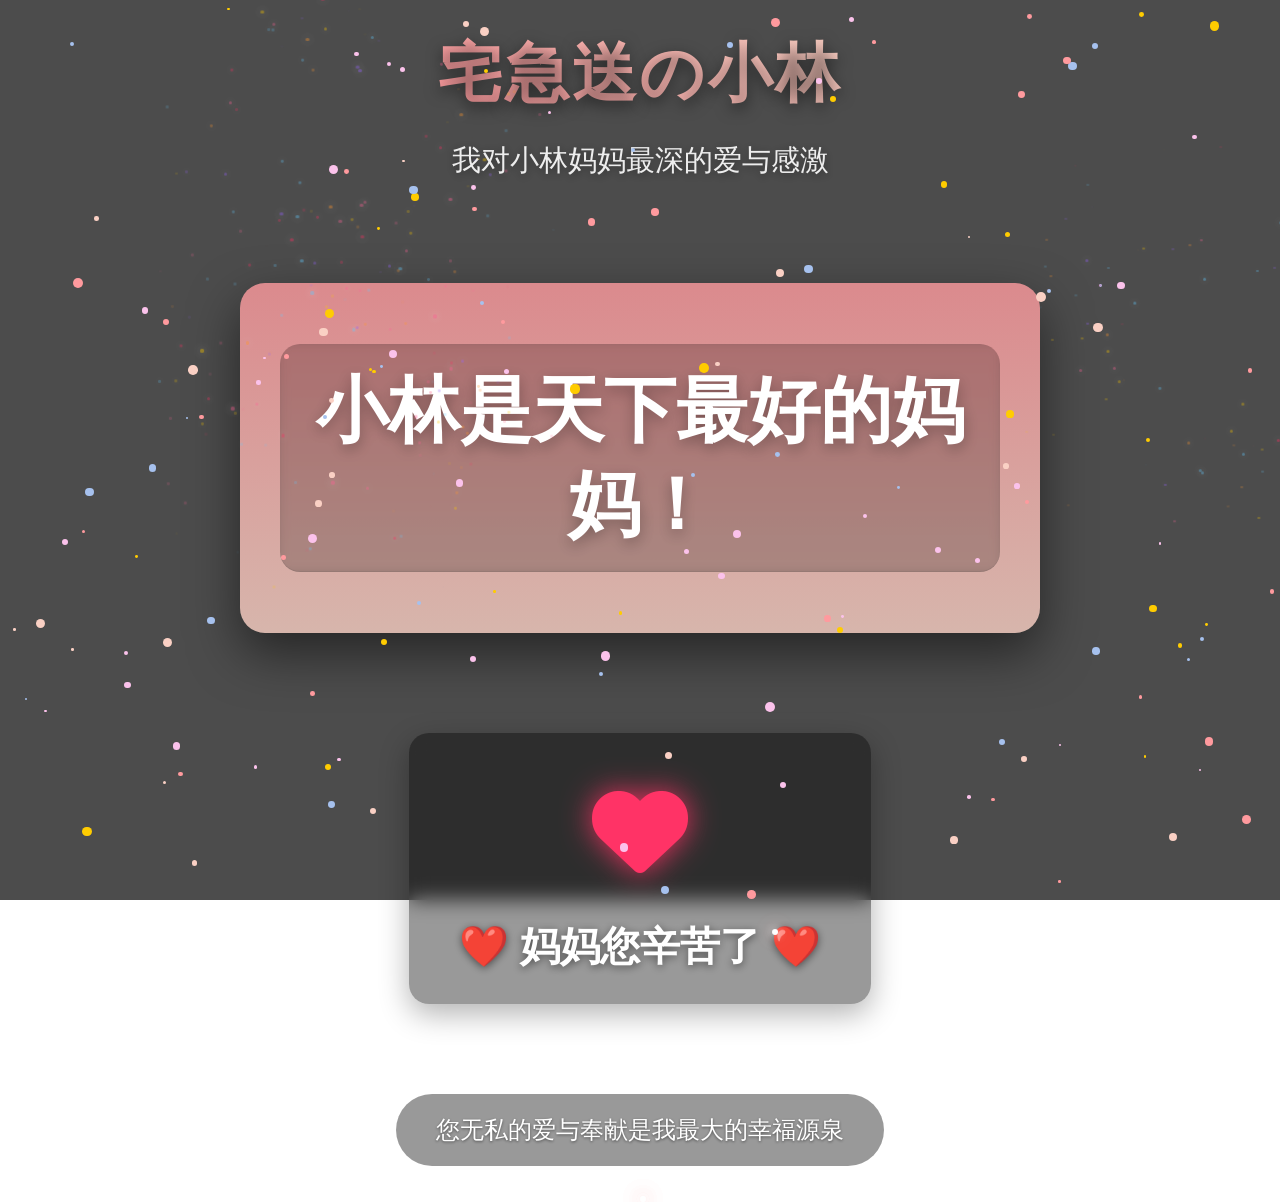
<file: yingyuan.html>
<!DOCTYPE html>
<html lang="zh-CN">
<head>
    <meta charset="UTF-8">
    <meta name="viewport" content="width=device-width, initial-scale=1.0">
    <title>最好的小林</title>
    <link rel="stylesheet" href="https://cdnjs.cloudflare.com/ajax/libs/font-awesome/6.4.0/css/all.min.css">
    <style>
        * {
            margin: 0;
            padding: 0;
            box-sizing: border-box;
        }
        
        body {
            font-family: 'Arial Rounded MT Bold', 'Microsoft YaHei', sans-serif;
            color: #fff;
            min-height: 100vh;
			overflow-x: hidden;
            display: flex;
            justify-content: center;
            align-items: center;
            perspective: 1000px;
            background: linear-gradient(rgba(0, 0, 0, 0.7), rgba(0, 0, 0, 0.7)), 
                        url('https://images.unsplash.com/photo-1523476040328-8d4bd6e4c0f0?ixlib=rb-1.2.1&auto=format&fit=crop&w=1350&q=80');
            background-size: cover;
            background-position: center;
            background-attachment: fixed;
        }
        
        .container {
            position: relative;
            width: 100%;
            max-width: 1200px;
            padding: 30px;
            z-index: 20;
            display: flex;
            flex-direction: column;
            align-items: center;
        }
        
        .header {
            text-align: center;
            margin-bottom: 60px;
            animation: fadeIn 1.5s ease-out;
        }
        
        .header h1 {
            font-size: 4rem;
            margin-bottom: 20px;
            text-shadow: 0 5px 15px rgba(0, 0, 0, 0.5);
            background: linear-gradient(45deg, #ff9a9e, #fad0c4);
            -webkit-background-clip: text;
            background-clip: text;
            color: transparent;
            letter-spacing: 3px;
        }
        
        .header p {
            font-size: 1.8rem;
            opacity: 0.9;
            text-shadow: 0 2px 8px rgba(0, 0, 0, 0.4);
            max-width: 800px;
            margin: 0 auto;
            line-height: 1.6;
        }
        
        /* 3D翻转卡片效果 */
        .flip-container {
            width: 100%;
            max-width: 800px;
            height: 350px;
            margin: 40px auto;
            perspective: 1200px;
        }
        
        .flipper {
            position: relative;
            width: 100%;
            height: 100%;
            transform-style: preserve-3d;
            animation: flip 8s infinite cubic-bezier(0.68, -0.55, 0.27, 1.55);
        }
        
        .flipper:hover {
            animation-play-state: paused;
        }
        
        .flip-front, .flip-back {
            position: absolute;
            width: 100%;
            height: 100%;
            backface-visibility: hidden;
            display: flex;
            justify-content: center;
            align-items: center;
            border-radius: 25px;
            box-shadow: 0 20px 50px rgba(0, 0, 0, 0.5);
            padding: 40px;
            text-align: center;
            background-size: cover;
            background-position: center;
            overflow: hidden;
        }
        
        .flip-front {
            background: linear-gradient(rgba(255, 154, 158, 0.8), rgba(250, 208, 196, 0.8)), 
                        url('https://images.unsplash.com/photo-1534528741775-53994a69daeb?ixlib=rb-1.2.1&auto=format&fit=crop&w=1350&q=80');
            transform: rotateX(0deg);
        }
        
        .flip-back {
            background: linear-gradient(rgba(166, 193, 238, 0.8), rgba(251, 194, 235, 0.8)), 
                        url('https://images.unsplash.com/photo-1503376780353-7e6692767b70?ixlib=rb-1.2.1&auto=format&fit=crop&w=1350&q=80');
            transform: rotateX(180deg);
        }
        
        .message {
            font-size: 4.5rem;
            font-weight: bold;
            text-shadow: 0 5px 15px rgba(0, 0, 0, 0.3);
            line-height: 1.3;
            color: #fff;
            padding: 20px;
            border-radius: 20px;
            background: rgba(0, 0, 0, 0.3);
            backdrop-filter: blur(5px);
        }
        
        /* 心形图标部分 */
        .heart-section {
            margin: 60px 0;
            text-align: center;
            background: rgba(0, 0, 0, 0.4);
            padding: 30px 50px;
            border-radius: 20px;
            backdrop-filter: blur(10px);
            box-shadow: 0 10px 30px rgba(0, 0, 0, 0.3);
            animation: pulse 3s infinite alternate;
        }
        
        .heart-icon {
            color: #ff3366;
            font-size: 6rem;
            margin: 20px;
            animation: heartbeat 1.2s infinite;
            text-shadow: 0 0 30px rgba(255, 51, 102, 0.9);
        }
        
        .heart-text {
            font-size: 2.5rem;
            font-weight: bold;
            margin-top: 20px;
            text-shadow: 0 2px 8px rgba(0, 0, 0, 0.5);
        }
        
        /* 烟花容器 */
        .fireworks-container {
            position: fixed;
            top: 0;
            left: 0;
            width: 100%;
            height: 100%;
            pointer-events: none;
            z-index: 5;
        }
        
        /* 粒子背景 */
        .particles {
            position: fixed;
            top: 0;
            left: 0;
            width: 100%;
            height: 100%;
            pointer-events: none;
            z-index: 1;
        }
        
        .particle {
            position: absolute;
            background: rgba(255, 255, 255, 0.8);
            border-radius: 50%;
            animation: float linear infinite;
        }
        
        /* 页脚 */
        .footer {
            margin-top: 30px;
            text-align: center;
            font-size: 1.5rem;
            text-shadow: 0 1px 3px rgba(0, 0, 0, 0.5);
            z-index: 10;
            padding: 20px 40px;
            background: rgba(0, 0, 0, 0.4);
            border-radius: 50px;
            backdrop-filter: blur(5px);
            max-width: 90%;
        }
        
        /* 动画定义 */
        @keyframes fadeIn {
            from { opacity: 0; transform: translateY(-30px); }
            to { opacity: 1; transform: translateY(0); }
        }
        
        @keyframes flip {
            0% { transform: rotateX(0deg); }
            25% { transform: rotateX(180deg); }
            50% { transform: rotateX(180deg); }
            75% { transform: rotateX(360deg); }
            100% { transform: rotateX(360deg); }
        }
        
        @keyframes heartbeat {
            0% { transform: scale(1); }
            25% { transform: scale(1.2); }
            50% { transform: scale(1); }
            75% { transform: scale(1.1); }
            100% { transform: scale(1); }
        }
        
        @keyframes float {
            to { transform: translateY(-100px) rotate(360deg); opacity: 0; }
        }
        
        @keyframes pulse {
            0% { box-shadow: 0 10px 30px rgba(0, 0, 0, 0.3); }
            100% { box-shadow: 0 10px 50px rgba(255, 51, 102, 0.5); }
        }
        
        /* 响应式设计 */
        @media (max-width: 900px) {
            .message { font-size: 3.5rem; }
            .header h1 { font-size: 3rem; }
            .flip-container { height: 300px; }
            .heart-text { font-size: 2rem; }
        }
        
        @media (max-width: 600px) {
            .message { font-size: 2.5rem; }
            .header h1 { font-size: 2.5rem; }
            .header p { font-size: 1.4rem; }
            .flip-container { height: 250px; }
            .heart-icon { font-size: 4.5rem; }
            .heart-text { font-size: 1.8rem; }
            .footer { font-size: 1.2rem; padding: 15px 30px; }
        }
        
        @media (max-width: 400px) {
            .message { font-size: 2rem; }
            .header h1 { font-size: 2rem; }
            .flip-container { height: 200px; }
            .heart-section { padding: 20px; }
        }
    </style>
</head>
<body>
    <div class="container">
        <div class="header">
            <h1>宅急送の小林</h1>
            <p>我对小林妈妈最深的爱与感激</p>
        </div>
        
        <div class="flip-container">
            <div class="flipper">
                <div class="flip-front">
                    <div class="message">小林是天下最好的妈妈！</div>
                </div>
                <div class="flip-back">
                    <div class="message">我永远爱您！</div>
                </div>
            </div>
        </div>
        
        <div class="heart-section">
            <i class="fas fa-heart heart-icon"></i>
            <div class="heart-text">❤️ 妈妈您辛苦了 ❤️</div>
        </div>
        
        <div class="footer">
            <p>您无私的爱与奉献是我最大的幸福源泉</p>
        </div>
        
        <!-- 烟花容器 -->
        <div class="fireworks-container" id="fireworks"></div>
        
        <!-- 粒子容器 -->
        <div class="particles" id="particles"></div>
    </div>

    <script>
        // 创建粒子背景
        function createParticles() {
            const container = document.getElementById('particles');
            const count = 150;
            
            for (let i = 0; i < count; i++) {
                const particle = document.createElement('div');
                particle.classList.add('particle');
                
                // 随机属性
                const size = Math.random() * 8 + 2;
                const posX = Math.random() * window.innerWidth;
                const posY = Math.random() * window.innerHeight;
                const duration = Math.random() * 15 + 10;
                const delay = Math.random() * 5;
                const colors = ['#ff9a9e', '#fad0c4', '#fbc2eb', '#a6c1ee', '#ffcc00'];
                
                particle.style.width = `${size}px`;
                particle.style.height = `${size}px`;
                particle.style.left = `${posX}px`;
                particle.style.top = `${posY}px`;
                particle.style.animationDuration = `${duration}s`;
                particle.style.animationDelay = `${delay}s`;
                particle.style.background = colors[Math.floor(Math.random() * colors.length)];
                
                container.appendChild(particle);
            }
        }
        
        // 创建烟花效果
        function createFirework() {
            const container = document.getElementById('fireworks');
            
            // 随机位置
            const x = Math.random() * window.innerWidth;
            const y = Math.random() * window.innerHeight * 0.6;
            
            // 创建烟花
            const firework = document.createElement('div');
            firework.style.position = 'absolute';
            firework.style.left = '50%';
            firework.style.top = '100%';
            firework.style.width = '6px';
            firework.style.height = '6px';
            firework.style.borderRadius = '50%';
            firework.style.background = '#fff';
            firework.style.boxShadow = '0 0 10px #fff, 0 0 20px #ff9a9e';
            
            container.appendChild(firework);
            
            // 烟花上升动画
            const riseAnimation = firework.animate([
                { transform: 'translate(0, 0)', opacity: 1 },
                { transform: `translate(${x - window.innerWidth/2}px, ${y - window.innerHeight}px)`, opacity: 1 }
            ], {
                duration: 1000,
                easing: 'ease-out'
            });
            
            // 烟花爆炸效果
            riseAnimation.onfinish = () => {
                firework.remove();
                createExplosion(x, y);
            };
        }
        
        // 创建爆炸效果
        function createExplosion(x, y) {
            const container = document.getElementById('fireworks');
            const colors = ['#ff3366', '#ff9933', '#ffcc00', '#66ccff', '#9966ff', '#ff6699'];
            const particleCount = 100;
            
            for (let i = 0; i < particleCount; i++) {
                const particle = document.createElement('div');
                particle.style.position = 'absolute';
                particle.style.left = `${x}px`;
                particle.style.top = `${y}px`;
                particle.style.width = '5px';
                particle.style.height = '5px';
                particle.style.borderRadius = '50%';
                particle.style.background = colors[Math.floor(Math.random() * colors.length)];
                particle.style.boxShadow = '0 0 10px currentColor';
                
                container.appendChild(particle);
                
                // 随机角度和距离
                const angle = Math.random() * Math.PI * 2;
                const distance = Math.random() * 150 + 100;
                const tx = Math.cos(angle) * distance;
                const ty = Math.sin(angle) * distance;
                const duration = Math.random() * 1500 + 1000;
                
                // 粒子爆炸动画
                const explosionAnimation = particle.animate([
                    { transform: 'translate(0, 0)', opacity: 1, width: '5px', height: '5px' },
                    { 
                        transform: `translate(${tx}px, ${ty}px)`, 
                        opacity: 0,
                        width: '2px',
                        height: '2px'
                    }
                ], {
                    duration: duration,
                    easing: 'ease-out'
                });
                
                // 动画结束后移除粒子
                explosionAnimation.onfinish = () => {
                    particle.remove();
                };
            }
        }
        
        // 初始化页面
        document.addEventListener('DOMContentLoaded', () => {
            // 创建粒子背景
            createParticles();
            
            // 创建初始烟花
            for (let i = 0; i < 5; i++) {
                setTimeout(() => createFirework(), i * 400);
            }
            
            // 定时创建烟花
            setInterval(() => {
                if (Math.random() > 0.2) {
                    createFirework();
                }
            }, 1800);
            
            // 点击页面创建烟花
            document.addEventListener('click', (e) => {
                createExplosion(e.clientX, e.clientY);
            });
        });
    </script>
</body>
</html>
</file>
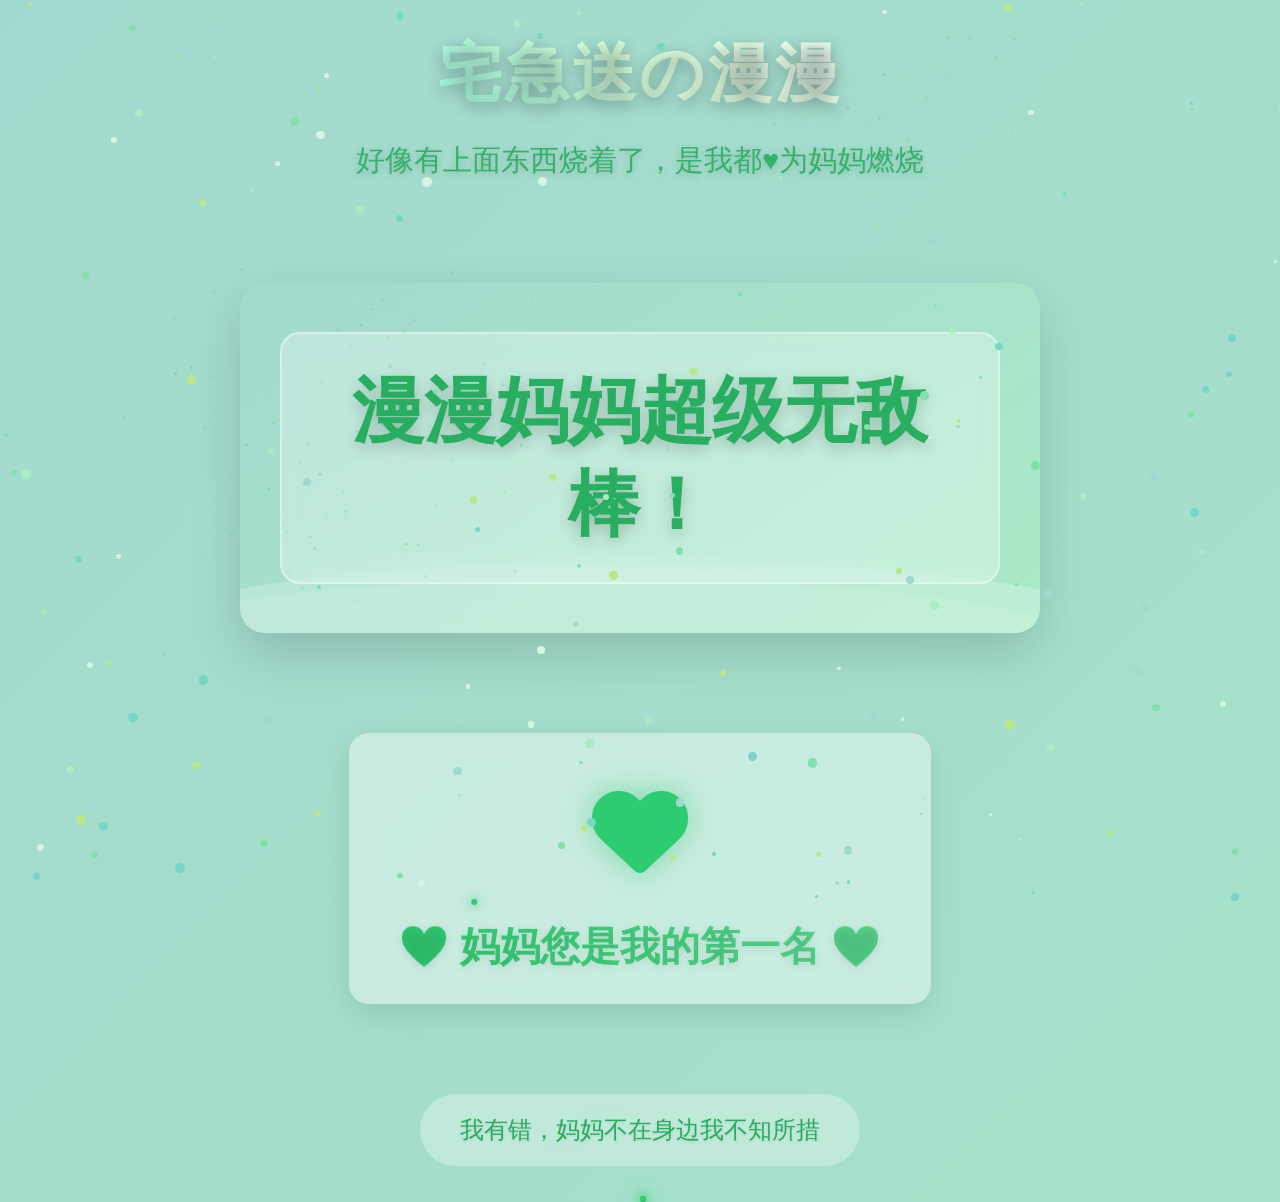
<file: yymanman.html>
<!DOCTYPE html>
<html lang="zh-CN">
<head>
    <meta charset="UTF-8">
    <meta name="viewport" content="width=device-width, initial-scale=1.0">
    <title>漫漫妈妈超棒</title>
    <link rel="stylesheet" href="https://cdnjs.cloudflare.com/ajax/libs/font-awesome/6.4.0/css/all.min.css">
    <style>
        * {
            margin: 0;
            padding: 0;
            box-sizing: border-box;
        }
        
        body {
            font-family: 'Arial Rounded MT Bold', 'Microsoft YaHei', sans-serif;
            color: #fff;
            min-height: 100vh;
            overflow-x: hidden;
            display: flex;
            justify-content: center;
            align-items: center;
            perspective: 1000px;
            background: linear-gradient(135deg, #a2d9ce, #abebc6, #d5f5e3);
            background-size: 400% 400%;
            animation: gradientBG 15s ease infinite;
        }
        
        .container {
            position: relative;
            width: 100%;
            max-width: 1200px;
            padding: 30px;
            z-index: 20;
            display: flex;
            flex-direction: column;
            align-items: center;
        }
        
        .header {
            text-align: center;
            margin-bottom: 60px;
            animation: fadeIn 1.5s ease-out;
        }
        
        .header h1 {
            font-size: 4rem;
            margin-bottom: 20px;
            text-shadow: 0 5px 15px rgba(0, 0, 0, 0.3);
            background: linear-gradient(45deg, #8cffe8, #d8ffdb, #ffffff);
            -webkit-background-clip: text;
            background-clip: text;
            color: transparent;
            letter-spacing: 3px;
        }
        
        .header p {
            font-size: 1.8rem;
            opacity: 0.9;
            text-shadow: 0 2px 8px rgba(0, 0, 0, 0.2);
            max-width: 800px;
            margin: 0 auto;
            line-height: 1.6;
            color: #27ae60;
        }
        
        /* 3D翻转卡片效果 */
        .flip-container {
            width: 100%;
            max-width: 800px;
            height: 350px;
            margin: 40px auto;
            perspective: 1200px;
        }
        
        .flipper {
            position: relative;
            width: 100%;
            height: 100%;
            transform-style: preserve-3d;
            animation: flip 8s infinite cubic-bezier(0.68, -0.55, 0.27, 1.55);
        }
        
        .flipper:hover {
            animation-play-state: paused;
        }
        
        .flip-front, .flip-back {
            position: absolute;
            width: 100%;
            height: 100%;
            backface-visibility: hidden;
            display: flex;
            justify-content: center;
            align-items: center;
            border-radius: 25px;
            box-shadow: 0 20px 50px rgba(0, 0, 0, 0.15);
            padding: 40px;
            text-align: center;
            background: linear-gradient(145deg, rgba(162, 217, 206, 0.9), rgba(171, 235, 198, 0.9));
            overflow: hidden;
        }
        
        .flip-front {
            transform: rotateX(0deg);
        }
        
        .flip-back {
            background: linear-gradient(145deg, rgba(171, 235, 198, 0.9), rgba(213, 245, 227, 0.9));
            transform: rotateX(180deg);
        }
        
        /* 水波纹效果 */
        .water-wave {
            position: absolute;
            bottom: -20%;
            left: -10%;
            width: 120%;
            height: 40%;
            background: rgba(255, 255, 255, 0.2);
            border-radius: 45%;
            animation: wave 10s infinite linear;
        }
        
        .water-wave:nth-child(2) {
            bottom: -25%;
            left: -15%;
            opacity: 0.5;
            animation-duration: 15s;
        }
        
        .message {
            font-size: 4.5rem;
            font-weight: bold;
            text-shadow: 0 5px 15px rgba(0, 0, 0, 0.2);
            line-height: 1.3;
            color: #27ae60;
            padding: 30px 50px;
            border-radius: 20px;
            background: rgba(255, 255, 255, 0.3);
            backdrop-filter: blur(10px);
            border: 2px solid rgba(255, 255, 255, 0.4);
            z-index: 2;
        }
        
        /* 心形图标部分 */
        .heart-section {
            margin: 60px 0;
            text-align: center;
            background: rgba(255, 255, 255, 0.4);
            padding: 30px 50px;
            border-radius: 20px;
            backdrop-filter: blur(10px);
            box-shadow: 0 10px 30px rgba(0, 0, 0, 0.1);
            animation: pulse 3s infinite alternate;
        }
        
        .heart-icon {
            color: #2ecc71;
            font-size: 6rem;
            margin: 20px;
            animation: heartbeat 1.2s infinite;
            text-shadow: 0 0 30px rgba(46, 204, 113, 0.5);
        }
        
        .heart-text {
            font-size: 2.5rem;
            font-weight: bold;
            margin-top: 20px;
            text-shadow: 0 2px 8px rgba(0, 0, 0, 0.1);
            background: linear-gradient(to right, #2ecc71, #58d68d);
            -webkit-background-clip: text;
            background-clip: text;
            color: transparent;
        }
        
        /* 烟花容器 */
        .fireworks-container {
            position: fixed;
            top: 0;
            left: 0;
            width: 100%;
            height: 100%;
            pointer-events: none;
            z-index: 5;
        }
        
        /* 粒子容器 */
        .particles {
            position: fixed;
            top: 0;
            left: 0;
            width: 100%;
            height: 100%;
            pointer-events: none;
            z-index: 1;
        }
        
        .particle {
            position: absolute;
            background: rgba(46, 204, 113, 0.6);
            border-radius: 50%;
            animation: float linear infinite;
        }
        
        /* 页脚 */
        .footer {
            margin-top: 30px;
            text-align: center;
            font-size: 1.5rem;
            text-shadow: 0 1px 3px rgba(0, 0, 0, 0.1);
            z-index: 10;
            padding: 20px 40px;
            background: rgba(255, 255, 255, 0.3);
            border-radius: 50px;
            backdrop-filter: blur(5px);
            max-width: 90%;
            color: #27ae60;
        }
        
        /* 动画定义 */
        @keyframes gradientBG {
            0% { background-position: 0% 50%; }
            50% { background-position: 100% 50%; }
            100% { background-position: 0% 50%; }
        }
        
        @keyframes fadeIn {
            from { opacity: 0; transform: translateY(-30px); }
            to { opacity: 1; transform: translateY(0); }
        }
        
        @keyframes flip {
            0% { transform: rotateX(0deg); }
            25% { transform: rotateX(180deg); }
            50% { transform: rotateX(180deg); }
            75% { transform: rotateX(360deg); }
            100% { transform: rotateX(360deg); }
        }
        
        @keyframes heartbeat {
            0% { transform: scale(1); }
            25% { transform: scale(1.2); }
            50% { transform: scale(1); }
            75% { transform: scale(1.1); }
            100% { transform: scale(1); }
        }
        
        @keyframes float {
            to { transform: translateY(-100px) rotate(360deg); opacity: 0; }
        }
        
        @keyframes pulse {
            0% { box-shadow: 0 10px 30px rgba(0, 0, 0, 0.1); }
            100% { box-shadow: 0 10px 50px rgba(46, 204, 113, 0.4); }
        }
        
        @keyframes wave {
            from { transform: rotate(0deg); }
            to { transform: rotate(360deg); }
        }
        
        /* 响应式设计 */
        @media (max-width: 900px) {
            .message { font-size: 3.5rem; }
            .header h1 { font-size: 3rem; }
            .flip-container { height: 300px; }
            .heart-text { font-size: 2rem; }
        }
        
        @media (max-width: 600px) {
            .message { font-size: 2.5rem; }
            .header h1 { font-size: 2.5rem; }
            .header p { font-size: 1.4rem; }
            .flip-container { height: 250px; }
            .heart-icon { font-size: 4.5rem; }
            .heart-text { font-size: 1.8rem; }
            .footer { font-size: 1.2rem; padding: 15px 30px; }
        }
        
        @media (max-width: 400px) {
            .message { font-size: 2rem; }
            .header h1 { font-size: 2rem; }
            .flip-container { height: 200px; }
            .heart-section { padding: 20px; }
        }
    </style>
</head>
<body>
    <div class="container">
        <div class="header">
            <h1>宅急送の漫漫</h1>
            <p>好像有上面东西烧着了，是我都♥为妈妈燃烧</p>
        </div>
        
        <div class="flip-container">
            <div class="flipper">
                <div class="flip-front">
                    <div class="water-wave"></div>
                    <div class="water-wave"></div>
                    <div class="message">漫漫妈妈超级无敌棒！</div>
                </div>
                <div class="flip-back">
                    <div class="water-wave"></div>
                    <div class="water-wave"></div>
                    <div class="message">永远爱您！</div>
                </div>
            </div>
        </div>
        
        <div class="heart-section">
            <i class="fas fa-heart heart-icon"></i>
            <div class="heart-text">❤️ 妈妈您是我的第一名 ❤️</div>
        </div>
        
        <div class="footer">
            <p>我有错，妈妈不在身边我不知所措</p>
        </div>
        
        <!-- 烟花容器 -->
        <div class="fireworks-container" id="fireworks"></div>
        
        <!-- 粒子容器 -->
        <div class="particles" id="particles"></div>
    </div>

    <script>
        // 创建粒子背景
        function createParticles() {
            const container = document.getElementById('particles');
            const count = 150;
            
            for (let i = 0; i < count; i++) {
                const particle = document.createElement('div');
                particle.classList.add('particle');
                
                // 随机属性
                const size = Math.random() * 8 + 2;
                const posX = Math.random() * window.innerWidth;
                const posY = Math.random() * window.innerHeight;
                const duration = Math.random() * 15 + 10;
                const delay = Math.random() * 5;
                const colors = ['#a2d9ce', '#abebc6', '#d5f5e3', '#76d7c4', '#82e0aa', '#b8e986'];
                
                particle.style.width = `${size}px`;
                particle.style.height = `${size}px`;
                particle.style.left = `${posX}px`;
                particle.style.top = `${posY}px`;
                particle.style.animationDuration = `${duration}s`;
                particle.style.animationDelay = `${delay}s`;
                particle.style.background = colors[Math.floor(Math.random() * colors.length)];
                
                container.appendChild(particle);
            }
        }
        
        // 创建烟花效果（浅绿系）
        function createFirework() {
            const container = document.getElementById('fireworks');
            
            // 随机位置
            const x = Math.random() * window.innerWidth;
            const y = Math.random() * window.innerHeight * 0.6;
            
            // 创建烟花
            const firework = document.createElement('div');
            firework.style.position = 'absolute';
            firework.style.left = '50%';
            firework.style.top = '100%';
            firework.style.width = '6px';
            firework.style.height = '6px';
            firework.style.borderRadius = '50%';
            firework.style.background = '#2ecc71';
            firework.style.boxShadow = '0 0 10px #2ecc71, 0 0 20px #58d68d';
            
            container.appendChild(firework);
            
            // 烟花上升动画
            const riseAnimation = firework.animate([
                { transform: 'translate(0, 0)', opacity: 1 },
                { transform: `translate(${x - window.innerWidth/2}px, ${y - window.innerHeight}px)`, opacity: 1 }
            ], {
                duration: 1000,
                easing: 'ease-out'
            });
            
            // 烟花爆炸效果
            riseAnimation.onfinish = () => {
                firework.remove();
                createExplosion(x, y);
            };
        }
        
        // 创建爆炸效果（浅绿系）
        function createExplosion(x, y) {
            const container = document.getElementById('fireworks');
            const colors = ['#2ecc71', '#58d68d', '#76d7c4', '#82e0aa', '#abebc6', '#b8e986'];
            const particleCount = 100;
            
            for (let i = 0; i < particleCount; i++) {
                const particle = document.createElement('div');
                particle.style.position = 'absolute';
                particle.style.left = `${x}px`;
                particle.style.top = `${y}px`;
                particle.style.width = '5px';
                particle.style.height = '5px';
                particle.style.borderRadius = '50%';
                particle.style.background = colors[Math.floor(Math.random() * colors.length)];
                particle.style.boxShadow = '0 0 10px currentColor';
                
                container.appendChild(particle);
                
                // 随机角度和距离
                const angle = Math.random() * Math.PI * 2;
                                const distance = Math.random() * 150 + 100;
                                const tx = Math.cos(angle) * distance;
                                const ty = Math.sin(angle) * distance;
                                const duration = Math.random() * 1500 + 1000;
                                
                                // 粒子爆炸动画
                                const explosionAnimation = particle.animate([
                                    { transform: 'translate(0, 0)', opacity: 1, width: '5px', height: '5px' },
                                    { 
                                        transform: `translate(${tx}px, ${ty}px)`, 
                                        opacity: 0,
                                        width: '2px',
                                        height: '2px'
                                    }
                                ], {
                                    duration: duration,
                                    easing: 'ease-out'
                                });
                                
                                // 动画结束后移除粒子
                                explosionAnimation.onfinish = () => {
                                    particle.remove();
                                };
                            }
                        }
                        
                        // 初始化页面
                        document.addEventListener('DOMContentLoaded', () => {
                            // 创建粒子背景
                            createParticles();
                            
                            // 创建初始烟花
                            for (let i = 0; i < 5; i++) {
                                setTimeout(() => createFirework(), i * 400);
                            }
                            
                            // 定时创建烟花
                            setInterval(() => {
                                if (Math.random() > 0.2) {
                                    createFirework();
                                }
                            }, 1800);
                            
                            // 点击页面创建烟花
                            document.addEventListener('click', (e) => {
                                createExplosion(e.clientX, e.clientY);
                            });
                        });
                    </script>
                </body>
                </html>
</file>
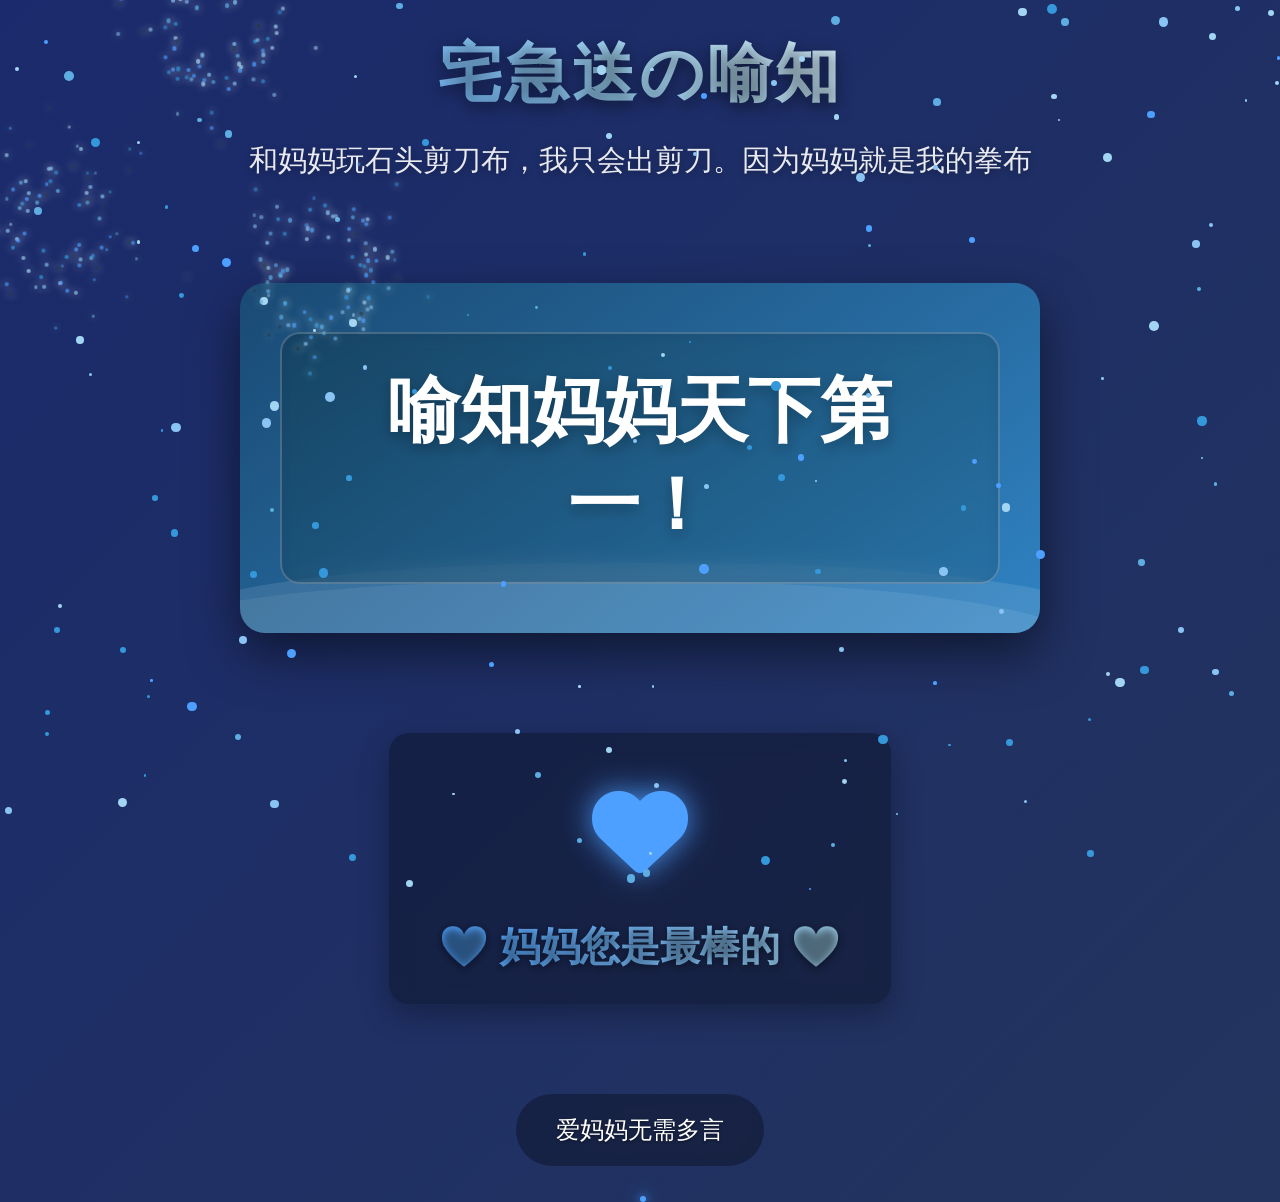
<file: yyyuzhi.html>
<!DOCTYPE html>
<html lang="zh-CN">
<head>
    <meta charset="UTF-8">
    <meta name="viewport" content="width=device-width, initial-scale=1.0">
    <title>喻知妈妈最棒了</title>
    <link rel="stylesheet" href="https://cdnjs.cloudflare.com/ajax/libs/font-awesome/6.4.0/css/all.min.css">
    <style>
        * {
            margin: 0;
            padding: 0;
            box-sizing: border-box;
        }
        
        body {
            font-family: 'Arial Rounded MT Bold', 'Microsoft YaHei', sans-serif;
            color: #fff;
            min-height: 100vh;
            overflow-x: hidden;
            display: flex;
            justify-content: center;
            align-items: center;
            perspective: 1000px;
            background: linear-gradient(135deg, #1a2a6c, #2c3e50, #3498db);
            background-size: 400% 400%;
            animation: gradientBG 15s ease infinite;
        }
        
        .container {
            position: relative;
            width: 100%;
            max-width: 1200px;
            padding: 30px;
            z-index: 20;
            display: flex;
            flex-direction: column;
            align-items: center;
        }
        
        .header {
            text-align: center;
            margin-bottom: 60px;
            animation: fadeIn 1.5s ease-out;
        }
        
        .header h1 {
            font-size: 4rem;
            margin-bottom: 20px;
            text-shadow: 0 5px 15px rgba(0, 0, 0, 0.5);
            background: linear-gradient(45deg, #4da0ff, #a2d5f2, #ffffff);
            -webkit-background-clip: text;
            background-clip: text;
            color: transparent;
            letter-spacing: 3px;
        }
        
        .header p {
            font-size: 1.8rem;
            opacity: 0.9;
            text-shadow: 0 2px 8px rgba(0, 0, 0, 0.4);
            max-width: 800px;
            margin: 0 auto;
            line-height: 1.6;
        }
        
        /* 3D翻转卡片效果 */
        .flip-container {
            width: 100%;
            max-width: 800px;
            height: 350px;
            margin: 40px auto;
            perspective: 1200px;
        }
        
        .flipper {
            position: relative;
            width: 100%;
            height: 100%;
            transform-style: preserve-3d;
            animation: flip 8s infinite cubic-bezier(0.68, -0.55, 0.27, 1.55);
        }
        
        .flipper:hover {
            animation-play-state: paused;
        }
        
        .flip-front, .flip-back {
            position: absolute;
            width: 100%;
            height: 100%;
            backface-visibility: hidden;
            display: flex;
            justify-content: center;
            align-items: center;
            border-radius: 25px;
            box-shadow: 0 20px 50px rgba(0, 0, 0, 0.5);
            padding: 40px;
            text-align: center;
            background: linear-gradient(145deg, rgba(26, 82, 118, 0.8), rgba(52, 152, 219, 0.8));
            overflow: hidden;
        }
        
        .flip-front {
            transform: rotateX(0deg);
        }
        
        .flip-back {
            background: linear-gradient(145deg, rgba(41, 128, 185, 0.8), rgba(52, 152, 219, 0.8));
            transform: rotateX(180deg);
        }
        
        /* 水波纹效果 */
        .water-wave {
            position: absolute;
            bottom: -20%;
            left: -10%;
            width: 120%;
            height: 40%;
            background: rgba(255, 255, 255, 0.1);
            border-radius: 45%;
            animation: wave 10s infinite linear;
        }
        
        .water-wave:nth-child(2) {
            bottom: -25%;
            left: -15%;
            opacity: 0.7;
            animation-duration: 15s;
        }
        
        .message {
            font-size: 4.5rem;
            font-weight: bold;
            text-shadow: 0 5px 15px rgba(0, 0, 0, 0.3);
            line-height: 1.3;
            color: #fff;
            padding: 30px 50px;
            border-radius: 20px;
            background: rgba(0, 0, 0, 0.2);
            backdrop-filter: blur(10px);
            border: 2px solid rgba(255, 255, 255, 0.2);
            z-index: 2;
        }
        
        /* 心形图标部分 */
        .heart-section {
            margin: 60px 0;
            text-align: center;
            background: rgba(0, 0, 0, 0.3);
            padding: 30px 50px;
            border-radius: 20px;
            backdrop-filter: blur(10px);
            box-shadow: 0 10px 30px rgba(0, 0, 0, 0.3);
            animation: pulse 3s infinite alternate;
        }
        
        .heart-icon {
            color: #4da0ff;
            font-size: 6rem;
            margin: 20px;
            animation: heartbeat 1.2s infinite;
            text-shadow: 0 0 30px rgba(77, 160, 255, 0.9);
        }
        
        .heart-text {
            font-size: 2.5rem;
            font-weight: bold;
            margin-top: 20px;
            text-shadow: 0 2px 8px rgba(0, 0, 0, 0.5);
            background: linear-gradient(to right, #4da0ff, #a2d5f2);
            -webkit-background-clip: text;
            background-clip: text;
            color: transparent;
        }
        
        /* 烟花容器 */
        .fireworks-container {
            position: fixed;
            top: 0;
            left: 0;
            width: 100%;
            height: 100%;
            pointer-events: none;
            z-index: 5;
        }
        
        /* 粒子背景 */
        .particles {
            position: fixed;
            top: 0;
            left: 0;
            width: 100%;
            height: 100%;
            pointer-events: none;
            z-index: 1;
        }
        
        .particle {
            position: absolute;
            background: rgba(162, 213, 242, 0.8);
            border-radius: 50%;
            animation: float linear infinite;
        }
        
        /* 页脚 */
        .footer {
            margin-top: 30px;
            text-align: center;
            font-size: 1.5rem;
            text-shadow: 0 1px 3px rgba(0, 0, 0, 0.5);
            z-index: 10;
            padding: 20px 40px;
            background: rgba(0, 0, 0, 0.3);
            border-radius: 50px;
            backdrop-filter: blur(5px);
            max-width: 90%;
        }
        
        /* 动画定义 */
        @keyframes gradientBG {
            0% { background-position: 0% 50%; }
            50% { background-position: 100% 50%; }
            100% { background-position: 0% 50%; }
        }
        
        @keyframes fadeIn {
            from { opacity: 0; transform: translateY(-30px); }
            to { opacity: 1; transform: translateY(0); }
        }
        
        @keyframes flip {
            0% { transform: rotateX(0deg); }
            25% { transform: rotateX(180deg); }
            50% { transform: rotateX(180deg); }
            75% { transform: rotateX(360deg); }
            100% { transform: rotateX(360deg); }
        }
        
        @keyframes heartbeat {
            0% { transform: scale(1); }
            25% { transform: scale(1.2); }
            50% { transform: scale(1); }
            75% { transform: scale(1.1); }
            100% { transform: scale(1); }
        }
        
        @keyframes float {
            to { transform: translateY(-100px) rotate(360deg); opacity: 0; }
        }
        
        @keyframes pulse {
            0% { box-shadow: 0 10px 30px rgba(0, 0, 0, 0.3); }
            100% { box-shadow: 0 10px 50px rgba(77, 160, 255, 0.5); }
        }
        
        @keyframes wave {
            from { transform: rotate(0deg); }
            to { transform: rotate(360deg); }
        }
        
        /* 响应式设计 */
        @media (max-width: 900px) {
            .message { font-size: 3.5rem; }
            .header h1 { font-size: 3rem; }
            .flip-container { height: 300px; }
            .heart-text { font-size: 2rem; }
        }
        
        @media (max-width: 600px) {
            .message { font-size: 2.5rem; }
            .header h1 { font-size: 2.5rem; }
            .header p { font-size: 1.4rem; }
            .flip-container { height: 250px; }
            .heart-icon { font-size: 4.5rem; }
            .heart-text { font-size: 1.8rem; }
            .footer { font-size: 1.2rem; padding: 15px 30px; }
        }
        
        @media (max-width: 400px) {
            .message { font-size: 2rem; }
            .header h1 { font-size: 2rem; }
            .flip-container { height: 200px; }
            .heart-section { padding: 20px; }
        }
    </style>
</head>
<body>
    <div class="container">
        <div class="header">
            <h1>宅急送の喻知</h1>
            <p>和妈妈玩石头剪刀布，我只会出剪刀。因为妈妈就是我的拳布</p>
        </div>
        
        <div class="flip-container">
            <div class="flipper">
                <div class="flip-front">
                    <div class="water-wave"></div>
                    <div class="water-wave"></div>
                    <div class="message">喻知妈妈天下第一！</div>
                </div>
                <div class="flip-back">
                    <div class="water-wave"></div>
                    <div class="water-wave"></div>
                    <div class="message">永远爱您！</div>
                </div>
            </div>
        </div>
        
        <div class="heart-section">
            <i class="fas fa-heart heart-icon"></i>
            <div class="heart-text">❤️ 妈妈您是最棒的 ❤️</div>
        </div>
        
        <div class="footer">
            <p>爱妈妈无需多言</p>
        </div>
        
        <!-- 烟花容器 -->
        <div class="fireworks-container" id="fireworks"></div>
        
        <!-- 粒子容器 -->
        <div class="particles" id="particles"></div>
    </div>

    <script>
        // 创建粒子背景
        function createParticles() {
            const container = document.getElementById('particles');
            const count = 150;
            
            for (let i = 0; i < count; i++) {
                const particle = document.createElement('div');
                particle.classList.add('particle');
                
                // 随机属性
                const size = Math.random() * 8 + 2;
                const posX = Math.random() * window.innerWidth;
                const posY = Math.random() * window.innerHeight;
                const duration = Math.random() * 15 + 10;
                const delay = Math.random() * 5;
                const colors = ['#4da0ff', '#a2d5f2', '#89c4f4', '#5dade2', '#3498db'];
                
                particle.style.width = `${size}px`;
                particle.style.height = `${size}px`;
                particle.style.left = `${posX}px`;
                particle.style.top = `${posY}px`;
                particle.style.animationDuration = `${duration}s`;
                particle.style.animationDelay = `${delay}s`;
                particle.style.background = colors[Math.floor(Math.random() * colors.length)];
                
                container.appendChild(particle);
            }
        }
        
        // 创建烟花效果（蓝色系）
        function createFirework() {
            const container = document.getElementById('fireworks');
            
            // 随机位置
            const x = Math.random() * window.innerWidth;
            const y = Math.random() * window.innerHeight * 0.6;
            
            // 创建烟花
            const firework = document.createElement('div');
            firework.style.position = 'absolute';
            firework.style.left = '50%';
            firework.style.top = '100%';
            firework.style.width = '6px';
            firework.style.height = '6px';
            firework.style.borderRadius = '50%';
            firework.style.background = '#4da0ff';
            firework.style.boxShadow = '0 0 10px #4da0ff, 0 0 20px #3498db';
            
            container.appendChild(firework);
            
            // 烟花上升动画
            const riseAnimation = firework.animate([
                { transform: 'translate(0, 0)', opacity: 1 },
                { transform: `translate(${x - window.innerWidth/2}px, ${y - window.innerHeight}px)`, opacity: 1 }
            ], {
                duration: 1000,
                easing: 'ease-out'
            });
            
            // 烟花爆炸效果
            riseAnimation.onfinish = () => {
                firework.remove();
                createExplosion(x, y);
            };
        }
        
        // 创建爆炸效果（蓝色系）
        function createExplosion(x, y) {
            const container = document.getElementById('fireworks');
            const colors = ['#4da0ff', '#3498db', '#2c3e50', '#5dade2', '#89c4f4', '#a2d5f2'];
            const particleCount = 100;
            
            for (let i = 0; i < particleCount; i++) {
                const particle = document.createElement('div');
                particle.style.position = 'absolute';
                particle.style.left = `${x}px`;
                particle.style.top = `${y}px`;
                particle.style.width = '5px';
                particle.style.height = '5px';
                particle.style.borderRadius = '50%';
                particle.style.background = colors[Math.floor(Math.random() * colors.length)];
                particle.style.boxShadow = '0 0 10px currentColor';
                
                container.appendChild(particle);
                
                // 随机角度和距离
                const angle = Math.random() * Math.PI * 2;
                const distance = Math.random() * 150 + 100;
                const tx = Math.cos(angle) * distance;
                const ty = Math.sin(angle) * distance;
                const duration = Math.random() * 1500 + 1000;
                
                // 粒子爆炸动画
                const explosionAnimation = particle.animate([
                    { transform: 'translate(0, 0)', opacity: 1, width: '5px', height: '5px' },
                    { 
                        transform: `translate(${tx}px, ${ty}px)`, 
                        opacity: 0,
                        width: '2px',
                        height: '2px'
                    }
                ], {
                    duration: duration,
                    easing: 'ease-out'
                });
                
                // 动画结束后移除粒子
                explosionAnimation.onfinish = () => {
                    particle.remove();
                };
            }
        }
        
        // 初始化页面
        document.addEventListener('DOMContentLoaded', () => {
            // 创建粒子背景
            createParticles();
            
            // 创建初始烟花
            for (let i = 0; i < 5; i++) {
                setTimeout(() => createFirework(), i * 400);
            }
            
            // 定时创建烟花
            setInterval(() => {
                if (Math.random() > 0.2) {
                    createFirework();
                }
            }, 1800);
            
            // 点击页面创建烟花
            document.addEventListener('click', (e) => {
                createExplosion(e.clientX, e.clientY);
            });
        });
    </script>
</body>
</html>
</file>
